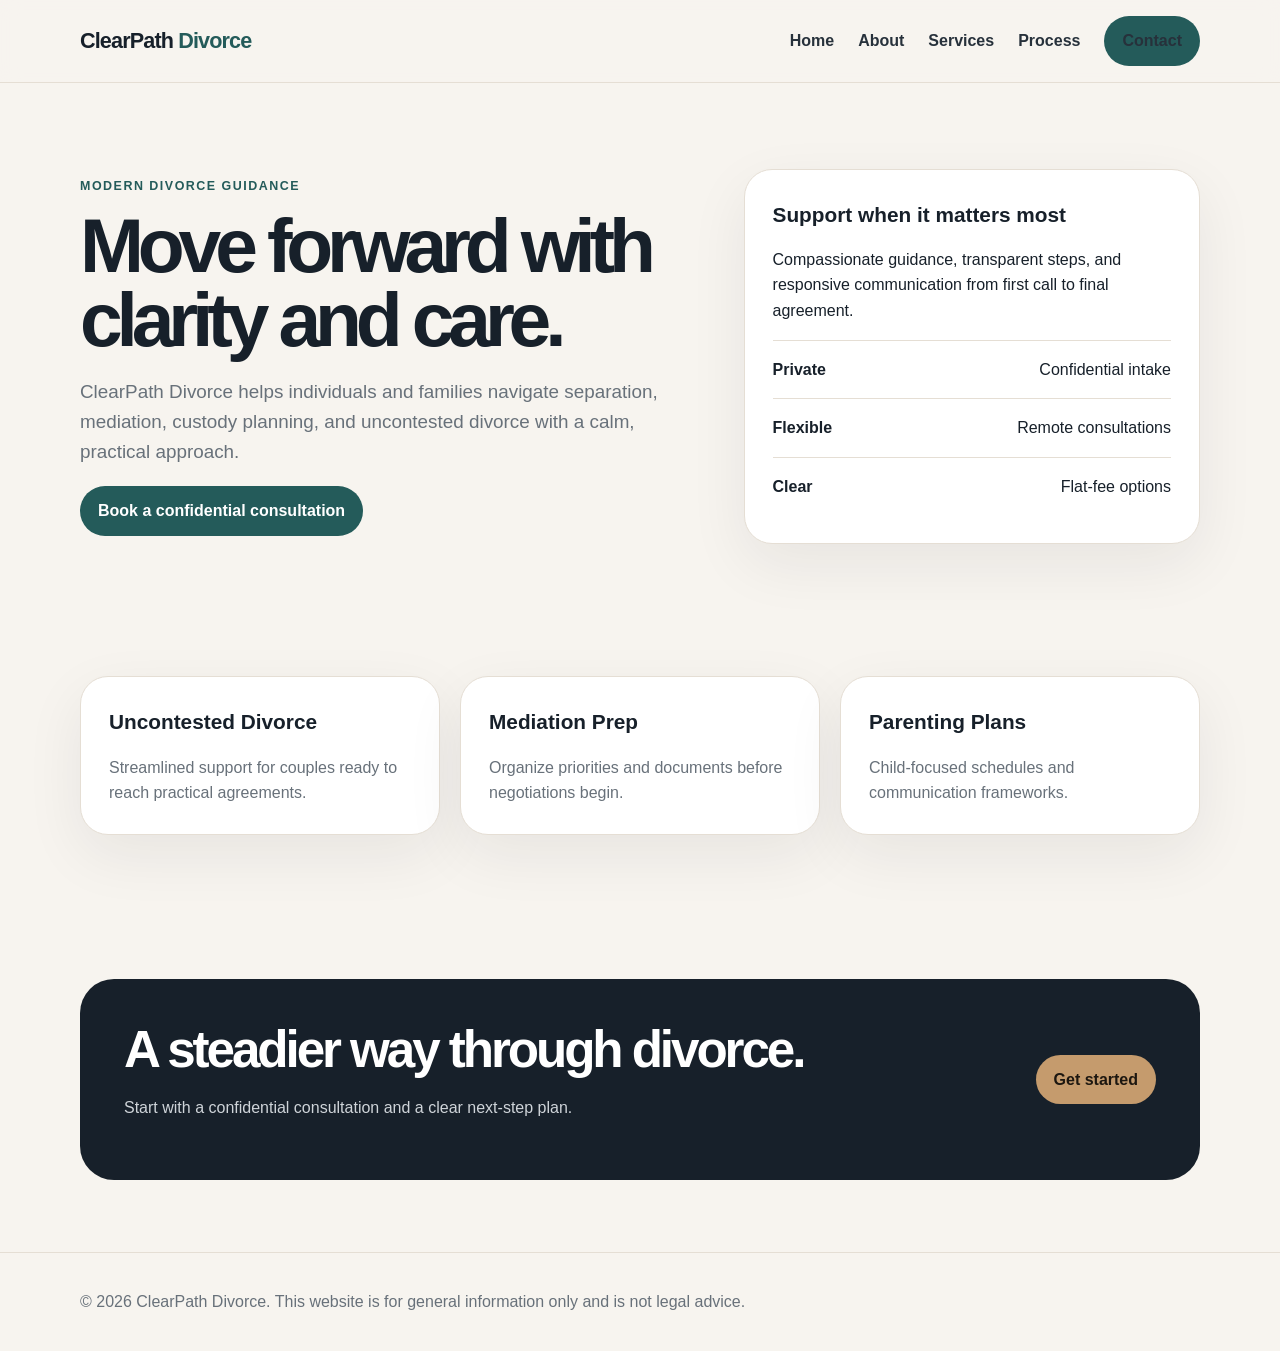
<file: index.html>
<!doctype html><html lang="en"><head><meta charset="utf-8"><meta name="viewport" content="width=device-width,initial-scale=1"><title>Home | ClearPath Divorce</title><link rel="stylesheet" href="styles.css"></head><body><header class="nav"><div class="container nav-inner"><a class="logo" href="index.html">ClearPath<span> Divorce</span></a><button class="mobile-toggle" aria-label="Open menu">☰</button><nav class="menu"><a href="index.html">Home</a><a href="about.html">About</a><a href="services.html">Services</a><a href="process.html">Process</a><a href="contact.html" class="btn">Contact</a></nav></div></header>
<main><section class="hero"><div class="container hero-grid"><div><div class="eyebrow">Modern divorce guidance</div><h1>Move forward with clarity and care.</h1><p class="lead">ClearPath Divorce helps individuals and families navigate separation, mediation, custody planning, and uncontested divorce with a calm, practical approach.</p><a class="btn" href="contact.html">Book a confidential consultation</a></div><div class="hero-card"><h3>Support when it matters most</h3><p>Compassionate guidance, transparent steps, and responsive communication from first call to final agreement.</p><div class="stat"><strong>Private</strong><span>Confidential intake</span></div><div class="stat"><strong>Flexible</strong><span>Remote consultations</span></div><div class="stat"><strong>Clear</strong><span>Flat-fee options</span></div></div></div></section><section class="section"><div class="container grid-3"><div class="card"><h3>Uncontested Divorce</h3><p>Streamlined support for couples ready to reach practical agreements.</p></div><div class="card"><h3>Mediation Prep</h3><p>Organize priorities and documents before negotiations begin.</p></div><div class="card"><h3>Parenting Plans</h3><p>Child-focused schedules and communication frameworks.</p></div></div></section><section class="section"><div class="container banner"><div><h2>A steadier way through divorce.</h2><p>Start with a confidential consultation and a clear next-step plan.</p></div><a class="btn alt" href="contact.html">Get started</a></div></section></main><footer class="footer"><div class="container">© 2026 ClearPath Divorce. This website is for general information only and is not legal advice.</div></footer><script src="script.js"></script></body></html>
</file>
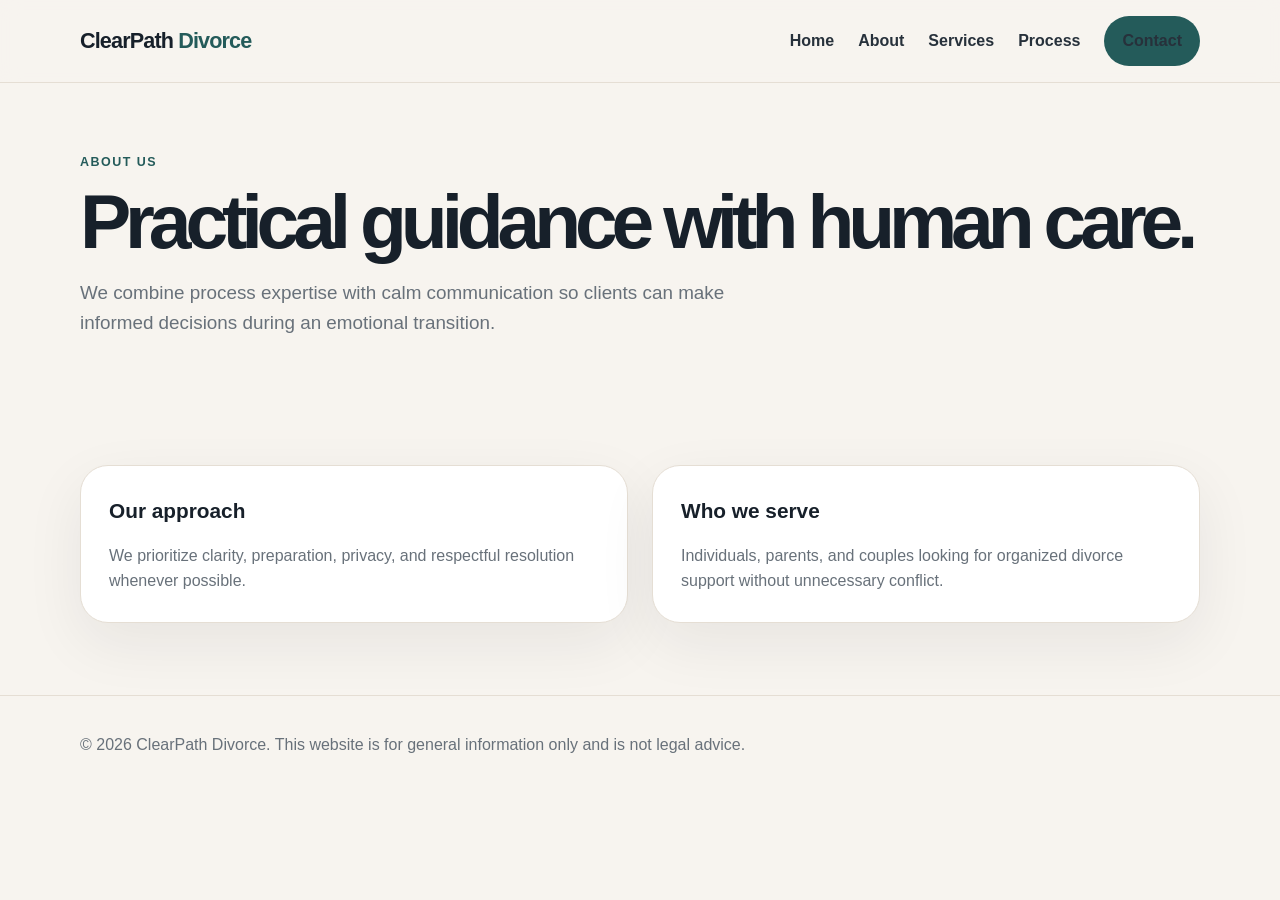
<file: about.html>
<!doctype html><html lang="en"><head><meta charset="utf-8"><meta name="viewport" content="width=device-width,initial-scale=1"><title>About | ClearPath Divorce</title><link rel="stylesheet" href="styles.css"></head><body><header class="nav"><div class="container nav-inner"><a class="logo" href="index.html">ClearPath<span> Divorce</span></a><button class="mobile-toggle" aria-label="Open menu">☰</button><nav class="menu"><a href="index.html">Home</a><a href="about.html">About</a><a href="services.html">Services</a><a href="process.html">Process</a><a href="contact.html" class="btn">Contact</a></nav></div></header>
<main><section class="page-head"><div class="container"><div class="eyebrow">About us</div><h1>Practical guidance with human care.</h1><p class="lead">We combine process expertise with calm communication so clients can make informed decisions during an emotional transition.</p></div></section><section class="section"><div class="container grid-2"><div class="card"><h3>Our approach</h3><p>We prioritize clarity, preparation, privacy, and respectful resolution whenever possible.</p></div><div class="card"><h3>Who we serve</h3><p>Individuals, parents, and couples looking for organized divorce support without unnecessary conflict.</p></div></div></section></main><footer class="footer"><div class="container">© 2026 ClearPath Divorce. This website is for general information only and is not legal advice.</div></footer><script src="script.js"></script></body></html>
</file>
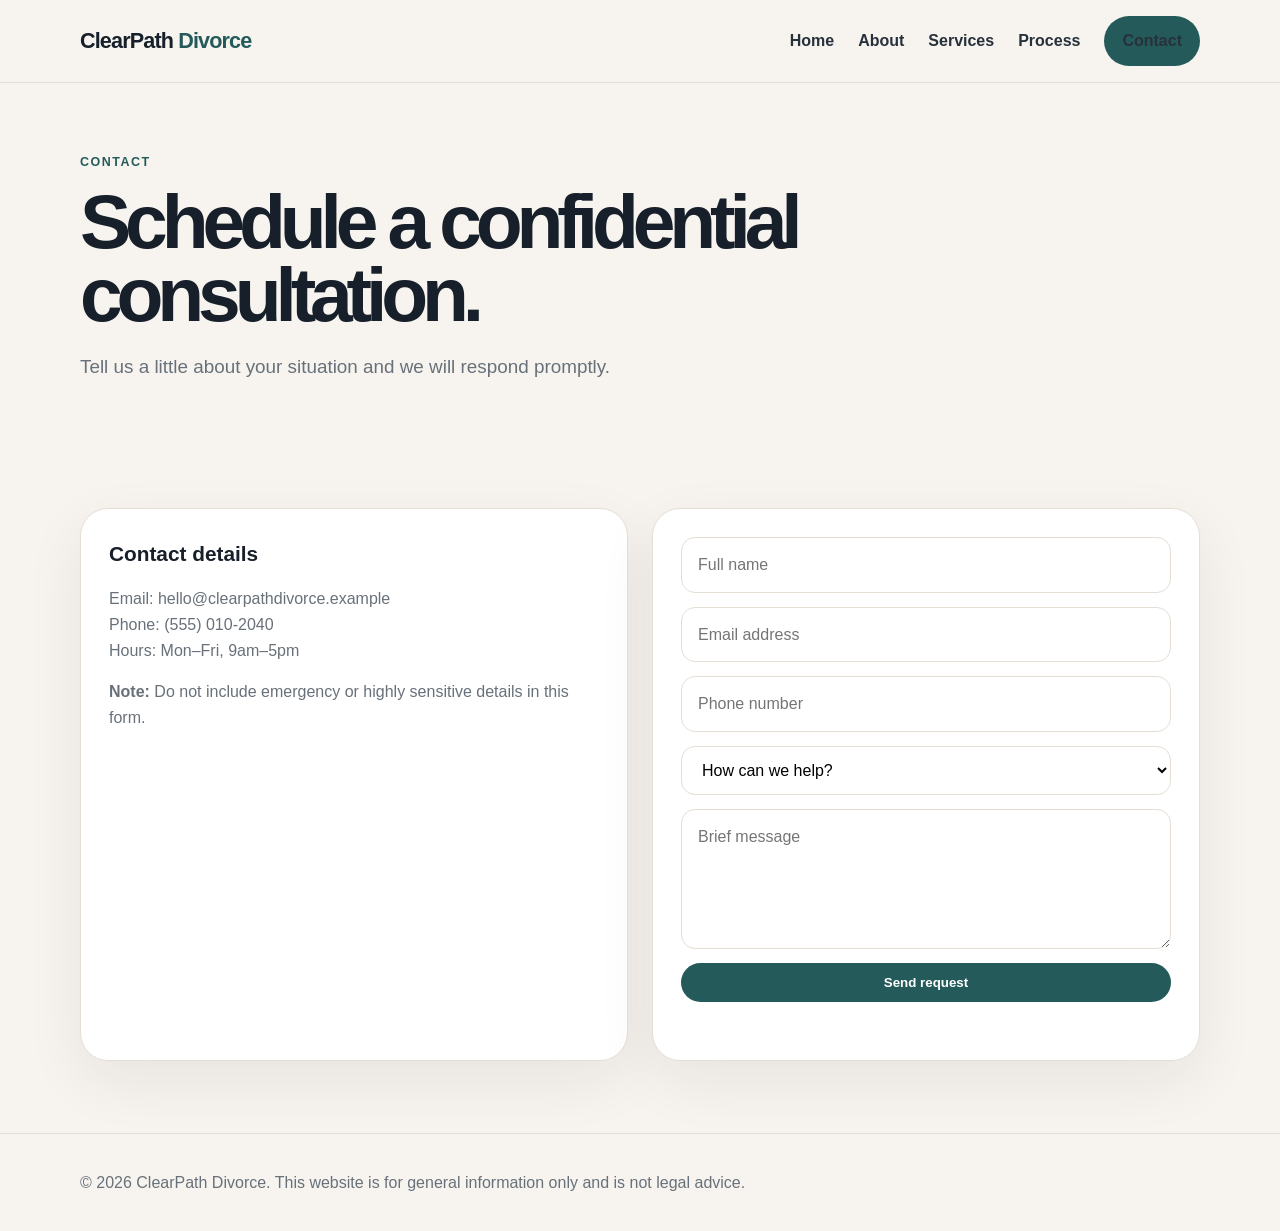
<file: contact.html>
<!doctype html><html lang="en"><head><meta charset="utf-8"><meta name="viewport" content="width=device-width,initial-scale=1"><title>Contact | ClearPath Divorce</title><link rel="stylesheet" href="styles.css"></head><body><header class="nav"><div class="container nav-inner"><a class="logo" href="index.html">ClearPath<span> Divorce</span></a><button class="mobile-toggle" aria-label="Open menu">☰</button><nav class="menu"><a href="index.html">Home</a><a href="about.html">About</a><a href="services.html">Services</a><a href="process.html">Process</a><a href="contact.html" class="btn">Contact</a></nav></div></header>
<main><section class="page-head"><div class="container"><div class="eyebrow">Contact</div><h1>Schedule a confidential consultation.</h1><p class="lead">Tell us a little about your situation and we will respond promptly.</p></div></section><section class="section"><div class="container grid-2"><div class="card"><h3>Contact details</h3><p>Email: hello@clearpathdivorce.example<br>Phone: (555) 010-2040<br>Hours: Mon–Fri, 9am–5pm</p><p><strong>Note:</strong> Do not include emergency or highly sensitive details in this form.</p></div><div class="card"><form id="contactForm"><input required placeholder="Full name"><input required type="email" placeholder="Email address"><input placeholder="Phone number"><select required><option value="">How can we help?</option><option>Divorce consultation</option><option>Mediation preparation</option><option>Parenting plan</option><option>Filing support</option></select><textarea required placeholder="Brief message"></textarea><button class="btn" type="submit">Send request</button><p id="formMessage" aria-live="polite"></p></form></div></div></section></main><footer class="footer"><div class="container">© 2026 ClearPath Divorce. This website is for general information only and is not legal advice.</div></footer><script src="script.js"></script></body></html>
</file>
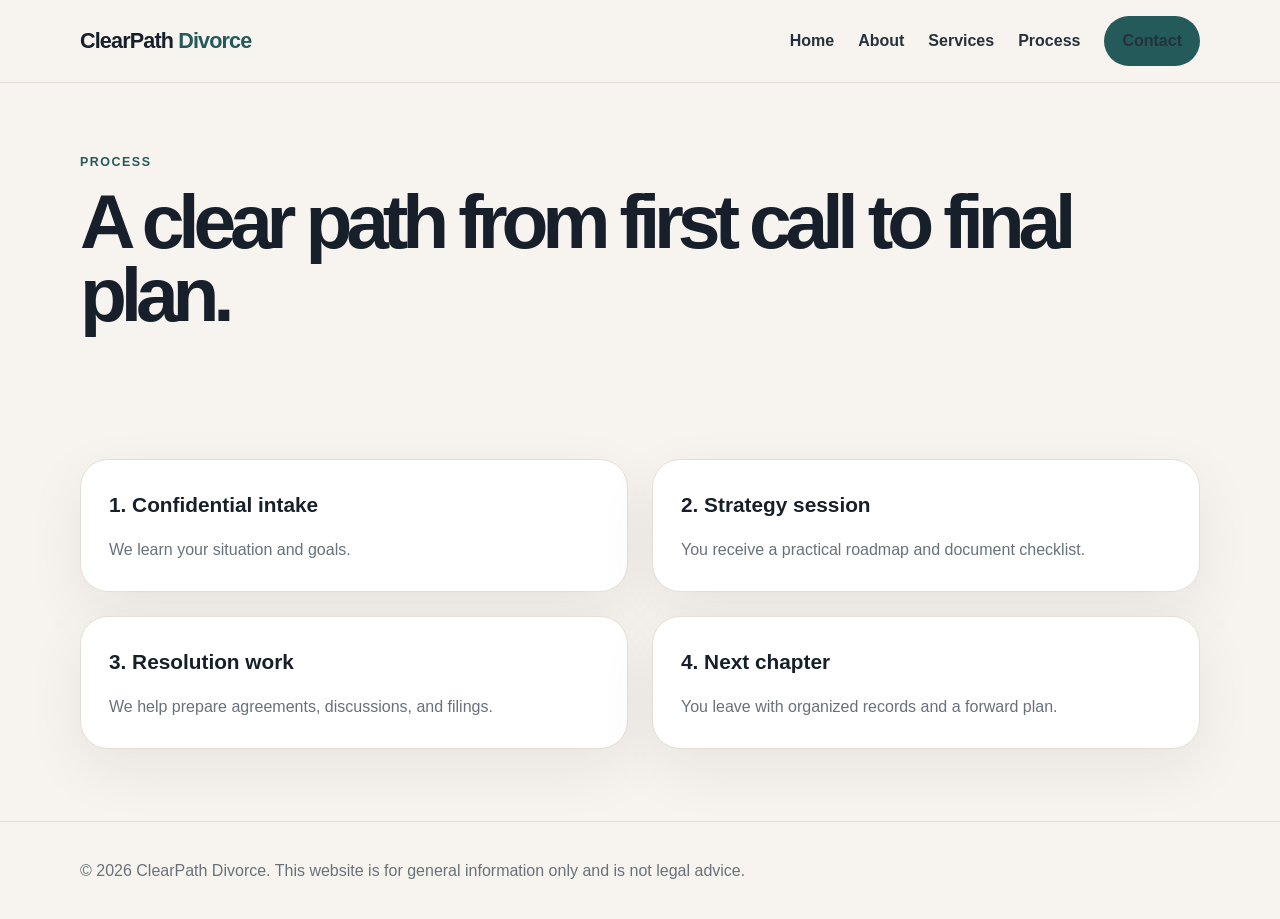
<file: process.html>
<!doctype html><html lang="en"><head><meta charset="utf-8"><meta name="viewport" content="width=device-width,initial-scale=1"><title>Process | ClearPath Divorce</title><link rel="stylesheet" href="styles.css"></head><body><header class="nav"><div class="container nav-inner"><a class="logo" href="index.html">ClearPath<span> Divorce</span></a><button class="mobile-toggle" aria-label="Open menu">☰</button><nav class="menu"><a href="index.html">Home</a><a href="about.html">About</a><a href="services.html">Services</a><a href="process.html">Process</a><a href="contact.html" class="btn">Contact</a></nav></div></header>
<main><section class="page-head"><div class="container"><div class="eyebrow">Process</div><h1>A clear path from first call to final plan.</h1></div></section><section class="section"><div class="container grid-2"><div class="card"><h3>1. Confidential intake</h3><p>We learn your situation and goals.</p></div><div class="card"><h3>2. Strategy session</h3><p>You receive a practical roadmap and document checklist.</p></div><div class="card"><h3>3. Resolution work</h3><p>We help prepare agreements, discussions, and filings.</p></div><div class="card"><h3>4. Next chapter</h3><p>You leave with organized records and a forward plan.</p></div></div></section></main><footer class="footer"><div class="container">© 2026 ClearPath Divorce. This website is for general information only and is not legal advice.</div></footer><script src="script.js"></script></body></html>
</file>
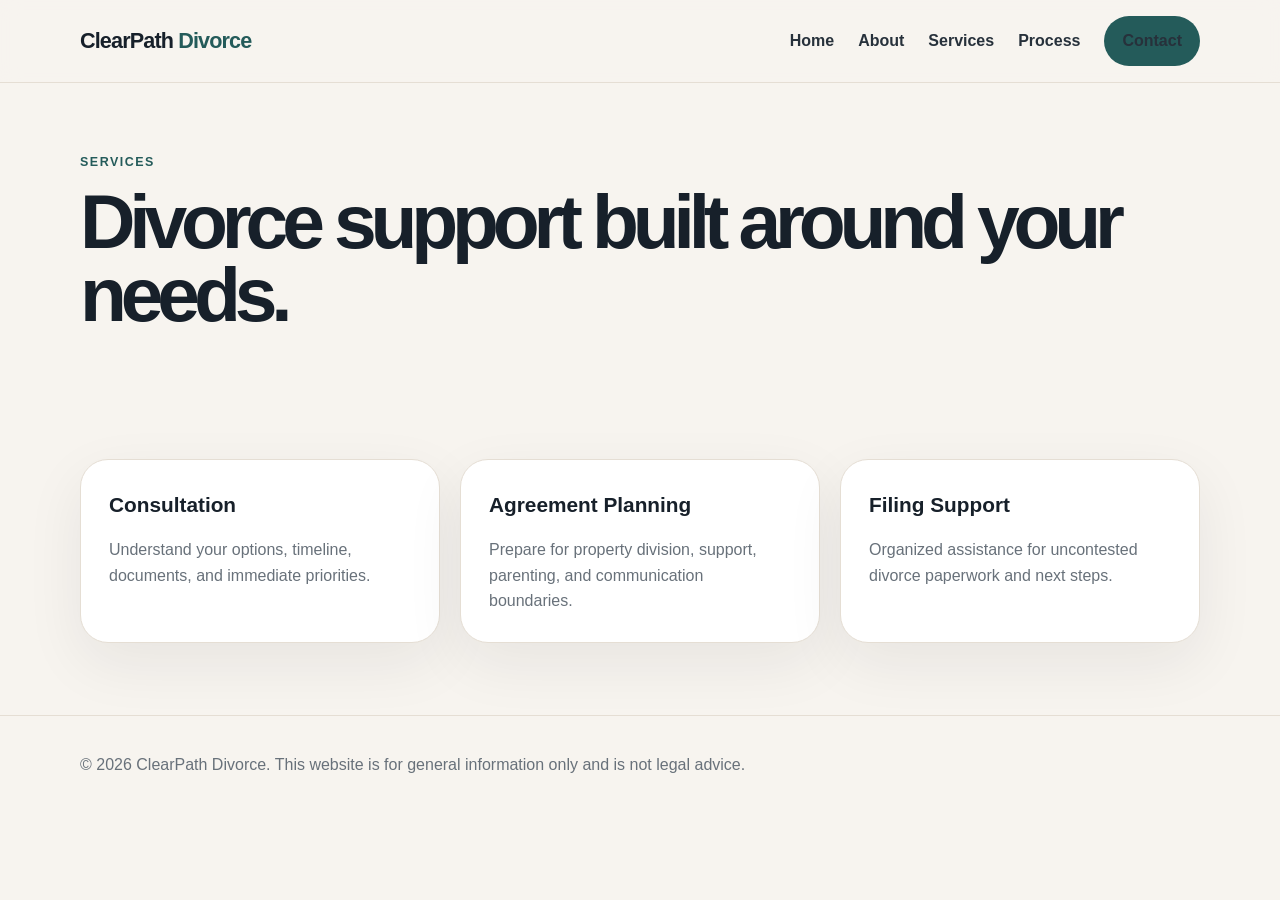
<file: services.html>
<!doctype html><html lang="en"><head><meta charset="utf-8"><meta name="viewport" content="width=device-width,initial-scale=1"><title>Services | ClearPath Divorce</title><link rel="stylesheet" href="styles.css"></head><body><header class="nav"><div class="container nav-inner"><a class="logo" href="index.html">ClearPath<span> Divorce</span></a><button class="mobile-toggle" aria-label="Open menu">☰</button><nav class="menu"><a href="index.html">Home</a><a href="about.html">About</a><a href="services.html">Services</a><a href="process.html">Process</a><a href="contact.html" class="btn">Contact</a></nav></div></header>
<main><section class="page-head"><div class="container"><div class="eyebrow">Services</div><h1>Divorce support built around your needs.</h1></div></section><section class="section"><div class="container grid-3"><div class="card"><h3>Consultation</h3><p>Understand your options, timeline, documents, and immediate priorities.</p></div><div class="card"><h3>Agreement Planning</h3><p>Prepare for property division, support, parenting, and communication boundaries.</p></div><div class="card"><h3>Filing Support</h3><p>Organized assistance for uncontested divorce paperwork and next steps.</p></div></div></section></main><footer class="footer"><div class="container">© 2026 ClearPath Divorce. This website is for general information only and is not legal advice.</div></footer><script src="script.js"></script></body></html>
</file>
<file: styles.css>
:root{--bg:#f7f4ef;--ink:#17202a;--muted:#68717a;--brand:#245b5a;--brand2:#c59b6d;--card:#fff;--line:#e5ded4}*{box-sizing:border-box}body{margin:0;font-family:Inter,Arial,sans-serif;background:var(--bg);color:var(--ink);line-height:1.6}a{color:inherit;text-decoration:none}.container{width:min(1120px,92%);margin:auto}.nav{position:sticky;top:0;z-index:10;background:rgba(247,244,239,.92);backdrop-filter:blur(10px);border-bottom:1px solid var(--line)}.nav-inner{display:flex;align-items:center;justify-content:space-between;padding:16px 0}.logo{font-weight:800;letter-spacing:-.04em;font-size:1.35rem}.logo span{color:var(--brand)}.menu{display:flex;gap:24px;align-items:center}.menu a{font-weight:600;color:#27313b}.btn{display:inline-block;background:var(--brand);color:#fff;padding:12px 18px;border-radius:999px;font-weight:700;border:0;cursor:pointer}.btn.alt{background:var(--brand2);color:#1d1710}.hero{padding:86px 0 60px}.hero-grid{display:grid;grid-template-columns:1.15fr .85fr;gap:46px;align-items:center}.eyebrow{color:var(--brand);font-weight:800;text-transform:uppercase;letter-spacing:.12em;font-size:.78rem}h1{font-size:clamp(2.5rem,6vw,5.4rem);line-height:.96;margin:12px 0 20px;letter-spacing:-.08em}h2{font-size:clamp(2rem,4vw,3.4rem);line-height:1.05;letter-spacing:-.06em;margin:0 0 18px}h3{margin:0 0 8px;font-size:1.3rem}.lead{font-size:1.18rem;color:var(--muted);max-width:650px}.hero-card,.card{background:var(--card);border:1px solid var(--line);border-radius:28px;padding:28px;box-shadow:0 20px 60px rgba(23,32,42,.07)}.stat{display:flex;justify-content:space-between;border-top:1px solid var(--line);padding:16px 0}.stat:first-child{border-top:0}.section{padding:72px 0}.grid-3{display:grid;grid-template-columns:repeat(3,1fr);gap:20px}.grid-2{display:grid;grid-template-columns:repeat(2,1fr);gap:24px}.card p{color:var(--muted);margin-bottom:0}.banner{background:var(--ink);color:#fff;border-radius:34px;padding:44px;display:flex;justify-content:space-between;gap:20px;align-items:center}.banner p{color:#cfd4d9}.page-head{padding:70px 0 35px}.list{padding-left:20px;color:var(--muted)}form{display:grid;gap:14px}input,select,textarea{width:100%;padding:14px 16px;border:1px solid var(--line);border-radius:14px;font:inherit;background:#fff}textarea{min-height:140px}.footer{padding:36px 0;border-top:1px solid var(--line);color:var(--muted)}.mobile-toggle{display:none;background:none;border:0;font-size:1.8rem}@media(max-width:800px){.mobile-toggle{display:block}.menu{display:none;position:absolute;left:4%;right:4%;top:66px;background:#fff;border:1px solid var(--line);border-radius:20px;padding:18px;flex-direction:column;align-items:flex-start}.menu.open{display:flex}.hero-grid,.grid-2,.grid-3{grid-template-columns:1fr}.hero{padding-top:52px}.banner{display:block}.btn{margin-top:10px;width:max-content}h1{letter-spacing:-.06em}}
</file>
